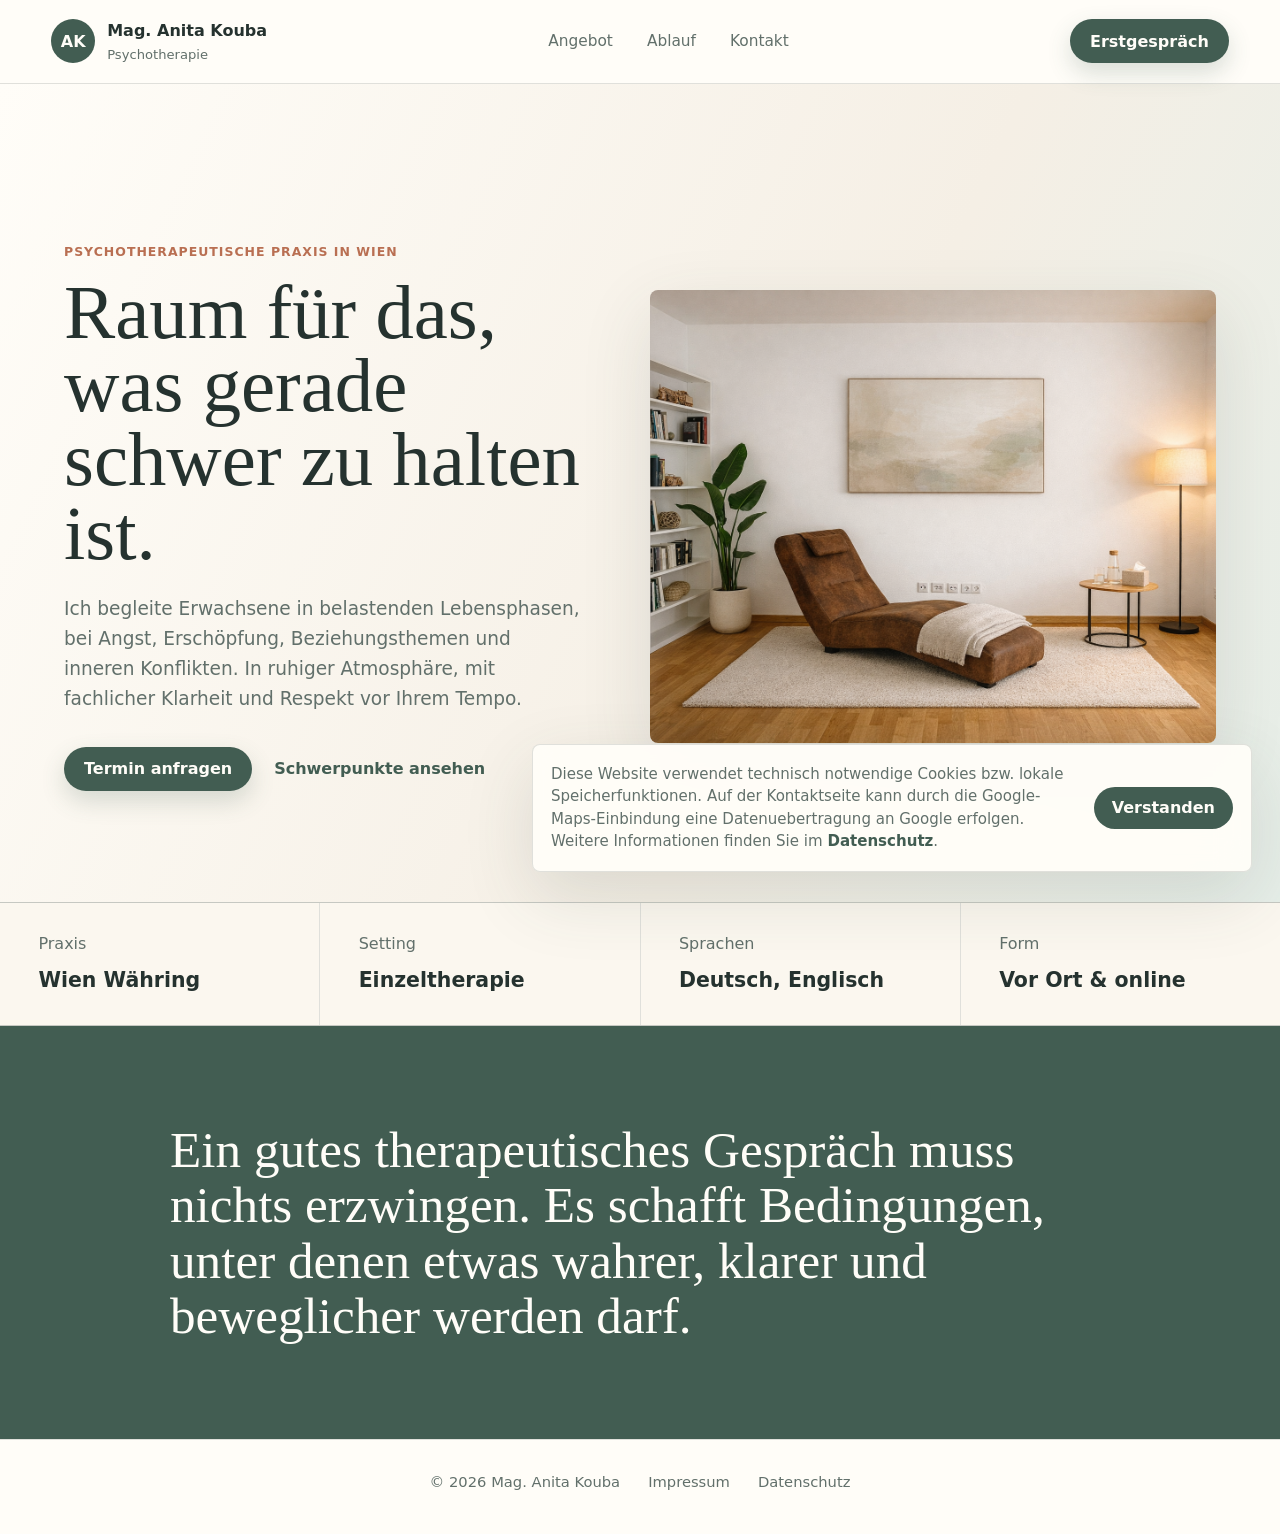
<file: index.html>
<!doctype html>
<html lang="de">
  <head>
    <meta charset="utf-8">
    <meta name="viewport" content="width=device-width, initial-scale=1">
    <title>Psychotherapie Mag. Anita Kouba | Wien</title>
    <meta name="description" content="Psychotherapeutische Praxis fuer Erwachsene in Wien. Ein sicherer Raum fuer Klaerung, Stabilisierung und persoenliche Entwicklung.">
    <link rel="icon" href="assets/favicon.svg" type="image/svg+xml">
    <link rel="stylesheet" href="styles.css">
  </head>
  <body>
    <header class="site-header" aria-label="Hauptnavigation">
      <a class="brand" href="index.html" aria-label="Startseite">
        <span class="brand-mark" aria-hidden="true">AK</span>
        <span>
          <strong>Mag. Anita Kouba</strong>
          <small>Psychotherapie</small>
        </span>
      </a>
      <nav class="main-nav" aria-label="Seitennavigation">
        <a href="angebot.html">Angebot</a>
        <a href="ablauf.html">Ablauf</a>
        <a href="kontakt.html">Kontakt</a>
      </nav>
      <a class="header-action" href="kontakt.html">Erstgespräch</a>
    </header>

    <main id="start">
      <section class="hero">
        <div class="hero-copy">
          <p class="eyebrow">Psychotherapeutische Praxis in Wien</p>
          <h1>Raum für das, was gerade schwer zu halten ist.</h1>
          <p class="lead">Ich begleite Erwachsene in belastenden Lebensphasen, bei Angst, Erschöpfung, Beziehungsthemen und inneren Konflikten. In ruhiger Atmosphäre, mit fachlicher Klarheit und Respekt vor Ihrem Tempo.</p>
          <div class="hero-actions">
            <a class="primary-button" href="kontakt.html">Termin anfragen</a>
            <a class="text-link" href="angebot.html">Schwerpunkte ansehen</a>
          </div>
        </div>
        <figure class="hero-media" aria-label="Ruhiger Therapieraum mit zwei Sesseln">
          <img src="assets/Praxis II.png" alt="Warmer, ruhiger Praxisraum mit zwei Sesseln, Pflanze und Tageslicht">
        </figure>
      </section>

      <section class="intro-band" aria-label="Praxisinformationen">
        <div>
          <span>Praxis</span>
          <strong>Wien Währing</strong>
        </div>
        <div>
          <span>Setting</span>
          <strong>Einzeltherapie</strong>
        </div>
        <div>
          <span>Sprachen</span>
          <strong>Deutsch, Englisch</strong>
        </div>
        <div>
          <span>Form</span>
          <strong>Vor Ort &amp; online</strong>
        </div>
      </section>

      <section class="quote-band">
        <blockquote>
          <p>Ein gutes therapeutisches Gespräch muss nichts erzwingen. Es schafft Bedingungen, unter denen etwas wahrer, klarer und beweglicher werden darf.</p>
        </blockquote>
      </section>
    </main>

    <footer class="site-footer">
      <span>&copy; 2026 Mag. Anita Kouba</span>
      <a href="impressum.html">Impressum</a>
      <a href="datenschutz.html">Datenschutz</a>
    </footer>
    <script src="cookie-banner.js"></script>
  </body>
</html>
</file>
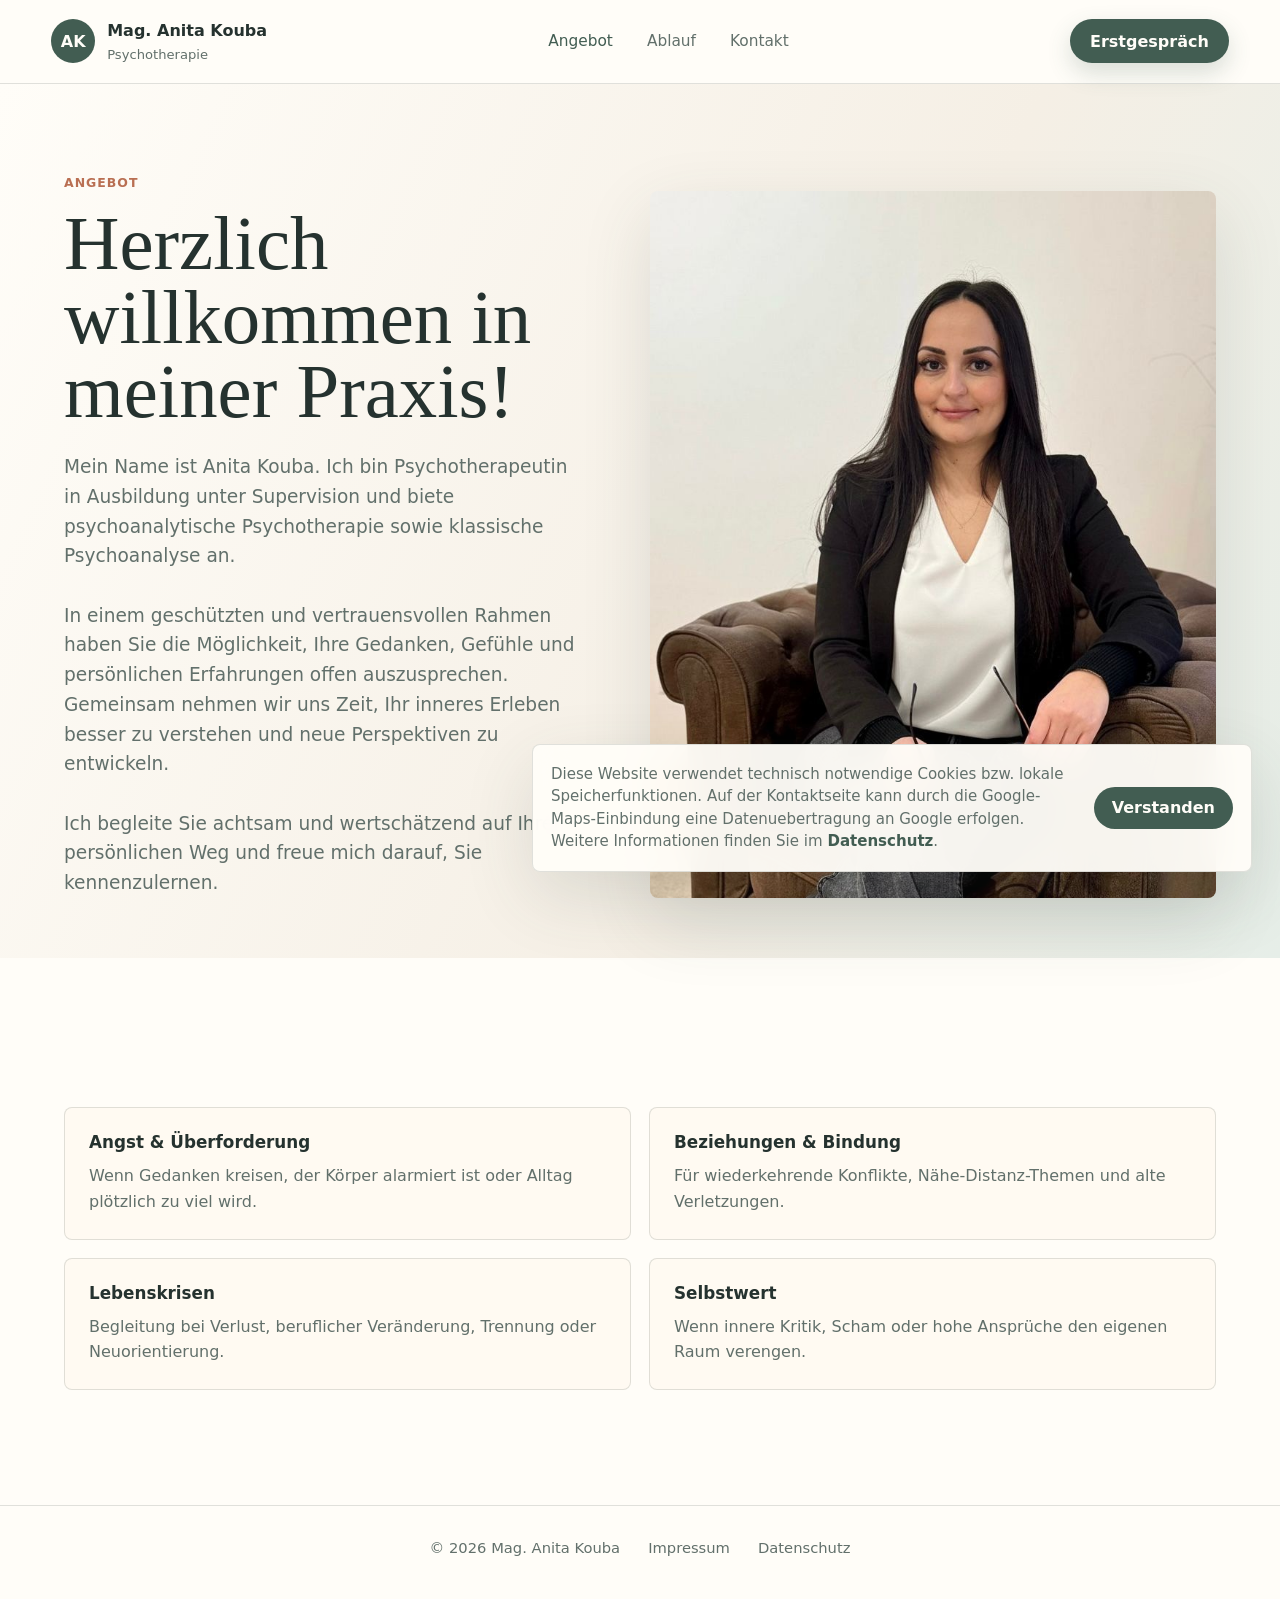
<file: angebot.html>
<!doctype html>
<html lang="de">
  <head>
    <meta charset="utf-8">
    <meta name="viewport" content="width=device-width, initial-scale=1">
    <title>Angebot | Psychotherapie Mag. Anita Kouba</title>
    <meta name="description" content="Therapeutische Schwerpunkte der Praxis Mag. Anita Kouba in Wien.">
    <link rel="icon" href="assets/favicon.svg" type="image/svg+xml">
    <link rel="stylesheet" href="styles.css">
  </head>
  <body>
    <header class="site-header" aria-label="Hauptnavigation">
      <a class="brand" href="index.html" aria-label="Startseite">
        <span class="brand-mark" aria-hidden="true">AK</span>
        <span>
          <strong>Mag. Anita Kouba</strong>
          <small>Psychotherapie</small>
        </span>
      </a>
      <nav class="main-nav" aria-label="Seitennavigation">
        <a href="angebot.html" aria-current="page">Angebot</a>
        <a href="ablauf.html">Ablauf</a>
        <a href="kontakt.html">Kontakt</a>
      </nav>
      <a class="header-action" href="kontakt.html">Erstgespräch</a>
    </header>

    <main>
      <section class="hero">
        <div class="hero-copy">
          <p class="eyebrow">Angebot</p>
          <h1>Herzlich willkommen in meiner Praxis!</h1>
          <p class="lead">
            Mein Name ist Anita Kouba. Ich bin Psychotherapeutin in Ausbildung unter Supervision und biete psychoanalytische Psychotherapie sowie klassische Psychoanalyse an.<br><br>
In einem geschützten und vertrauensvollen Rahmen haben Sie die Möglichkeit, Ihre Gedanken, Gefühle und persönlichen Erfahrungen offen auszusprechen. Gemeinsam nehmen wir uns Zeit, Ihr inneres Erleben besser zu verstehen und neue Perspektiven zu entwickeln.<br><br>
Ich begleite Sie achtsam und wertschätzend auf Ihrem persönlichen Weg und freue mich darauf, Sie kennenzulernen.
</p>
        </div>
        <figure class="hero-media offer-portrait" aria-label="Porträt von Mag. Anita Kouba">
          <img src="assets/Profilfoto.jpeg" alt="Mag. Anita Kouba">
        </figure>
      </section>

      <section class="content-section">
        <div class="focus-grid">
          <article>
            <h3>Angst &amp; Überforderung</h3>
            <p>Wenn Gedanken kreisen, der Körper alarmiert ist oder Alltag plötzlich zu viel wird.</p>
          </article>
          <article>
            <h3>Beziehungen &amp; Bindung</h3>
            <p>Für wiederkehrende Konflikte, Nähe-Distanz-Themen und alte Verletzungen.</p>
          </article>
          <article>
            <h3>Lebenskrisen</h3>
            <p>Begleitung bei Verlust, beruflicher Veränderung, Trennung oder Neuorientierung.</p>
          </article>
          <article>
            <h3>Selbstwert</h3>
            <p>Wenn innere Kritik, Scham oder hohe Ansprüche den eigenen Raum verengen.</p>
          </article>
        </div>
      </section>
    </main>

    <footer class="site-footer">
      <span>&copy; 2026 Mag. Anita Kouba</span>
      <a href="impressum.html">Impressum</a>
      <a href="datenschutz.html">Datenschutz</a>
    </footer>
    <script src="cookie-banner.js"></script>
  </body>
</html>
</file>
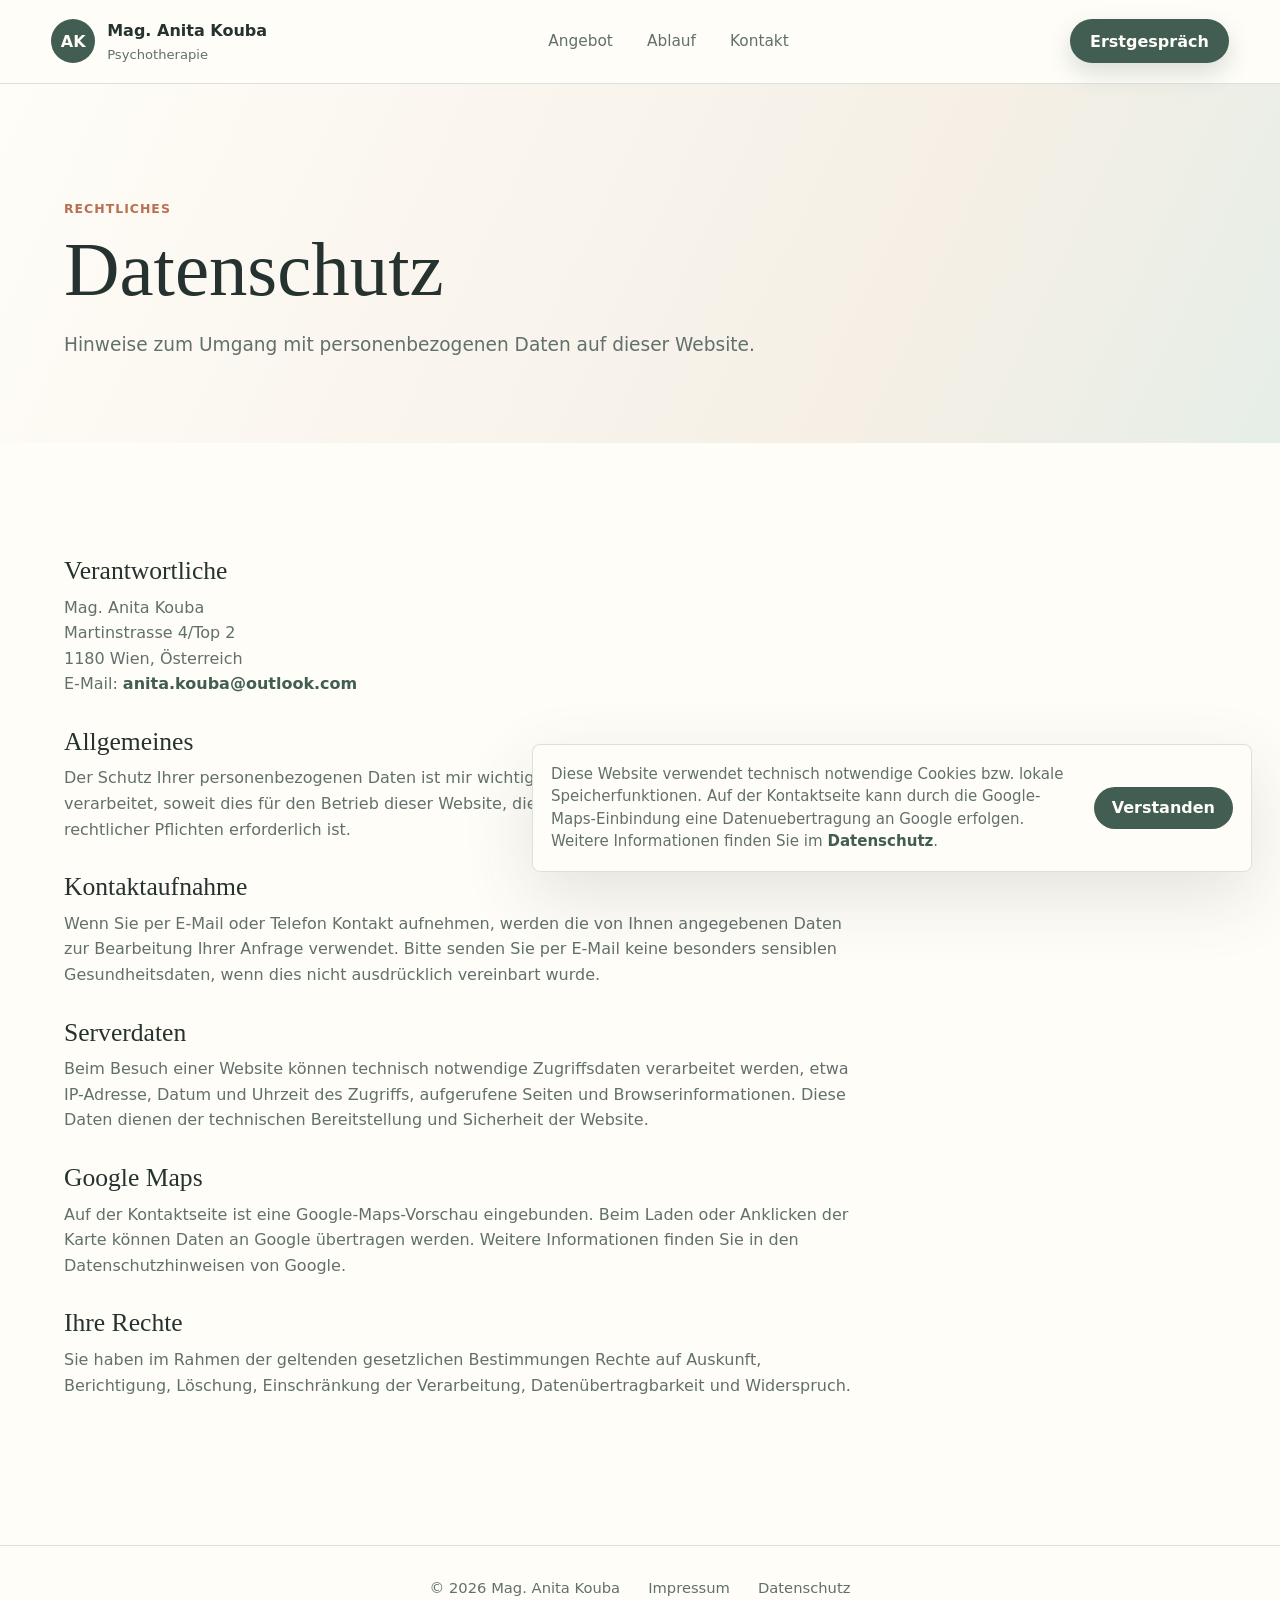
<file: datenschutz.html>
<!doctype html>
<html lang="de">
  <head>
    <meta charset="utf-8">
    <meta name="viewport" content="width=device-width, initial-scale=1">
    <title>Datenschutz | Psychotherapie Mag. Anita Kouba</title>
    <meta name="description" content="Datenschutzhinweise der psychotherapeutischen Praxis Mag. Anita Kouba in Wien.">
    <link rel="icon" href="assets/favicon.svg" type="image/svg+xml">
    <link rel="stylesheet" href="styles.css">
  </head>
  <body>
    <header class="site-header" aria-label="Hauptnavigation">
      <a class="brand" href="index.html" aria-label="Startseite">
        <span class="brand-mark" aria-hidden="true">AK</span>
        <span>
          <strong>Mag. Anita Kouba</strong>
          <small>Psychotherapie</small>
        </span>
      </a>
      <nav class="main-nav" aria-label="Seitennavigation">
        <a href="angebot.html">Angebot</a>
        <a href="ablauf.html">Ablauf</a>
        <a href="kontakt.html">Kontakt</a>
      </nav>
      <a class="header-action" href="kontakt.html">Erstgespräch</a>
    </header>

    <main>
      <section class="page-hero">
        <p class="eyebrow">Rechtliches</p>
        <h1>Datenschutz</h1>
        <p class="lead">Hinweise zum Umgang mit personenbezogenen Daten auf dieser Website.</p>
      </section>

      <section class="content-section legal-content">
        <h2>Verantwortliche</h2>
        <p>
          Mag. Anita Kouba<br>
          Martinstrasse 4/Top 2<br>
          1180 Wien, Österreich<br>
          E-Mail: <a href="mailto:anita.kouba@outlook.com">anita.kouba@outlook.com</a>
        </p>

        <h2>Allgemeines</h2>
        <p>Der Schutz Ihrer personenbezogenen Daten ist mir wichtig. Personenbezogene Daten werden nur verarbeitet, soweit dies für den Betrieb dieser Website, die Kontaktaufnahme oder die Erfüllung rechtlicher Pflichten erforderlich ist.</p>

        <h2>Kontaktaufnahme</h2>
        <p>Wenn Sie per E-Mail oder Telefon Kontakt aufnehmen, werden die von Ihnen angegebenen Daten zur Bearbeitung Ihrer Anfrage verwendet. Bitte senden Sie per E-Mail keine besonders sensiblen Gesundheitsdaten, wenn dies nicht ausdrücklich vereinbart wurde.</p>

        <h2>Serverdaten</h2>
        <p>Beim Besuch einer Website können technisch notwendige Zugriffsdaten verarbeitet werden, etwa IP-Adresse, Datum und Uhrzeit des Zugriffs, aufgerufene Seiten und Browserinformationen. Diese Daten dienen der technischen Bereitstellung und Sicherheit der Website.</p>

        <h2>Google Maps</h2>
        <p>Auf der Kontaktseite ist eine Google-Maps-Vorschau eingebunden. Beim Laden oder Anklicken der Karte können Daten an Google übertragen werden. Weitere Informationen finden Sie in den Datenschutzhinweisen von Google.</p>

        <h2>Ihre Rechte</h2>
        <p>Sie haben im Rahmen der geltenden gesetzlichen Bestimmungen Rechte auf Auskunft, Berichtigung, Löschung, Einschränkung der Verarbeitung, Datenübertragbarkeit und Widerspruch.</p>
      </section>
    </main>

    <footer class="site-footer">
      <span>&copy; 2026 Mag. Anita Kouba</span>
      <a href="impressum.html">Impressum</a>
      <a href="datenschutz.html" aria-current="page">Datenschutz</a>
    </footer>
    <script src="cookie-banner.js"></script>
  </body>
</html>
</file>
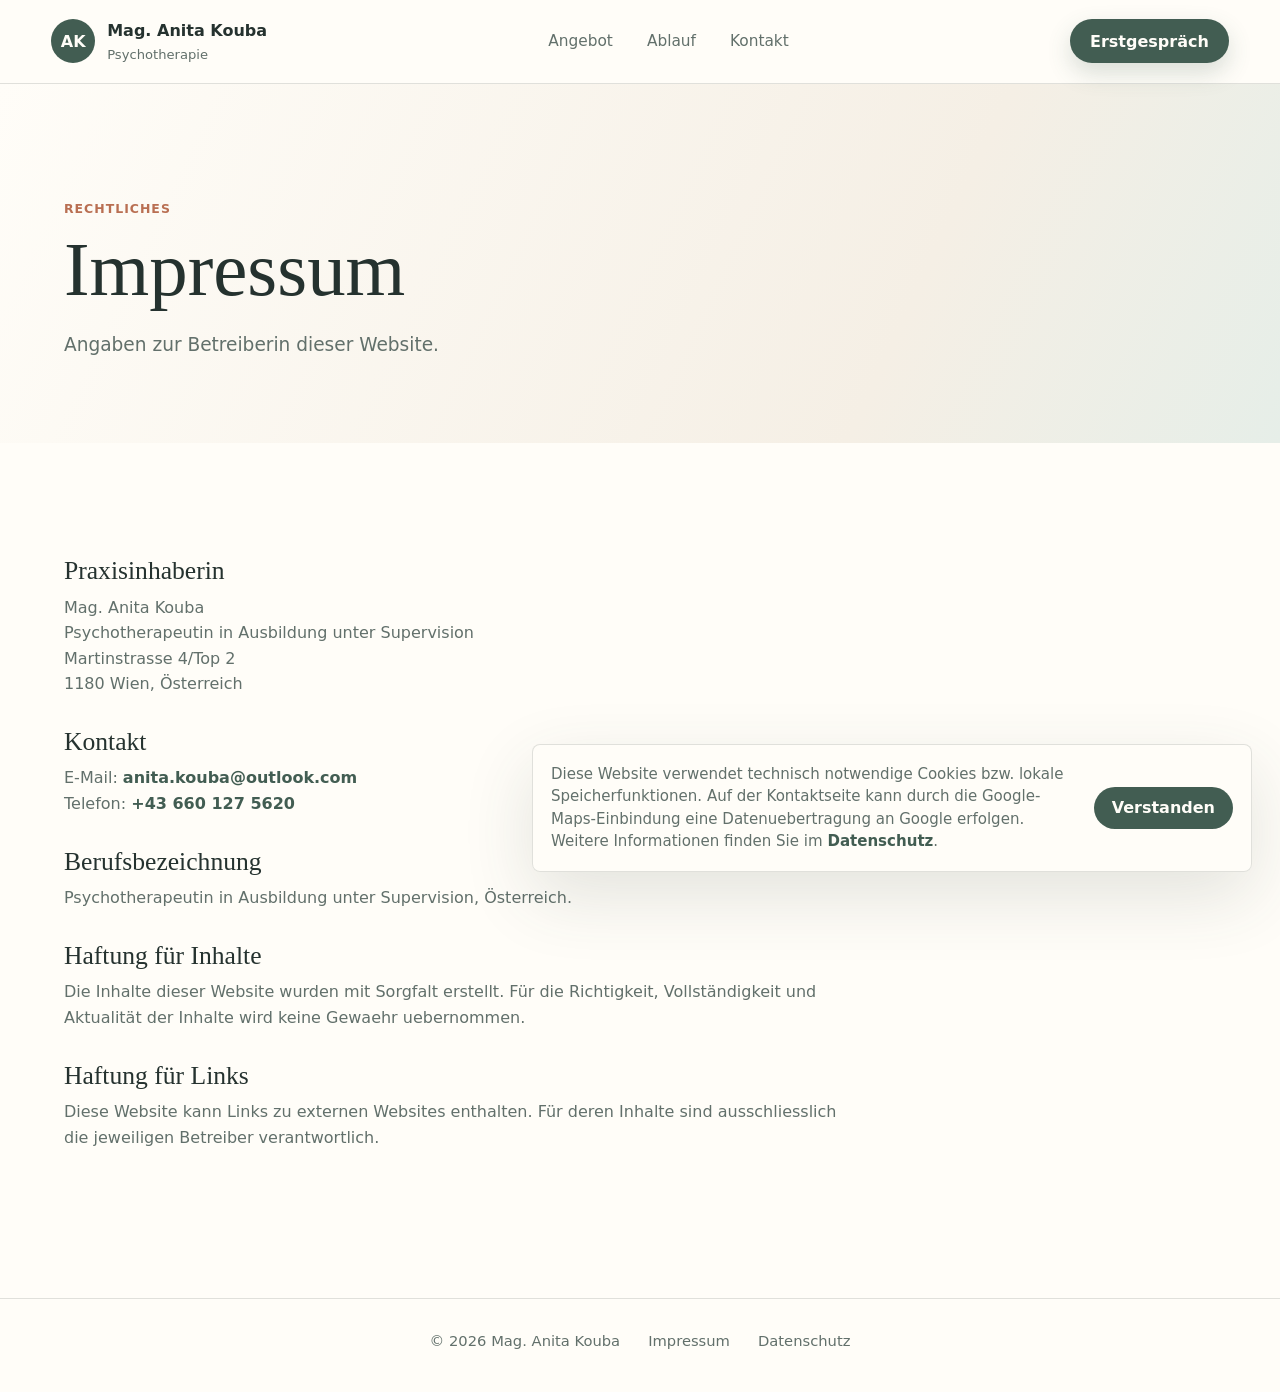
<file: impressum.html>
<!doctype html>
<html lang="de">
  <head>
    <meta charset="utf-8">
    <meta name="viewport" content="width=device-width, initial-scale=1">
    <title>Impressum | Psychotherapie Mag. Anita Kouba</title>
    <meta name="description" content="Impressum der psychotherapeutischen Praxis Mag. Anita Kouba in Wien.">
    <link rel="icon" href="assets/favicon.svg" type="image/svg+xml">
    <link rel="stylesheet" href="styles.css">
  </head>
  <body>
    <header class="site-header" aria-label="Hauptnavigation">
      <a class="brand" href="index.html" aria-label="Startseite">
        <span class="brand-mark" aria-hidden="true">AK</span>
        <span>
          <strong>Mag. Anita Kouba</strong>
          <small>Psychotherapie</small>
        </span>
      </a>
      <nav class="main-nav" aria-label="Seitennavigation">
        <a href="angebot.html">Angebot</a>
        <a href="ablauf.html">Ablauf</a>
        <a href="kontakt.html">Kontakt</a>
      </nav>
      <a class="header-action" href="kontakt.html">Erstgespräch</a>
    </header>

    <main>
      <section class="page-hero">
        <p class="eyebrow">Rechtliches</p>
        <h1>Impressum</h1>
        <p class="lead">Angaben zur Betreiberin dieser Website.</p>
      </section>

      <section class="content-section legal-content">
        <h2>Praxisinhaberin</h2>
        <p>
          Mag. Anita Kouba<br>
          Psychotherapeutin in Ausbildung unter Supervision<br>
          Martinstrasse 4/Top 2<br>
          1180 Wien, Österreich
        </p>

        <h2>Kontakt</h2>
        <p>
          E-Mail: <a href="mailto:anita.kouba@outlook.com">anita.kouba@outlook.com</a><br>
          Telefon: <a href="tel:+436601275620">+43 660 127 5620</a>
        </p>

        <h2>Berufsbezeichnung</h2>
        <p>Psychotherapeutin in Ausbildung unter Supervision, Österreich.</p>

        <h2>Haftung für Inhalte</h2>
        <p>Die Inhalte dieser Website wurden mit Sorgfalt erstellt. Für die Richtigkeit, Vollständigkeit und Aktualität der Inhalte wird keine Gewaehr uebernommen.</p>

        <h2>Haftung für Links</h2>
        <p>Diese Website kann Links zu externen Websites enthalten. Für deren Inhalte sind ausschliesslich die jeweiligen Betreiber verantwortlich.</p>
      </section>
    </main>

    <footer class="site-footer">
      <span>&copy; 2026 Mag. Anita Kouba</span>
      <a href="impressum.html" aria-current="page">Impressum</a>
      <a href="datenschutz.html">Datenschutz</a>
    </footer>
    <script src="cookie-banner.js"></script>
  </body>
</html>
</file>
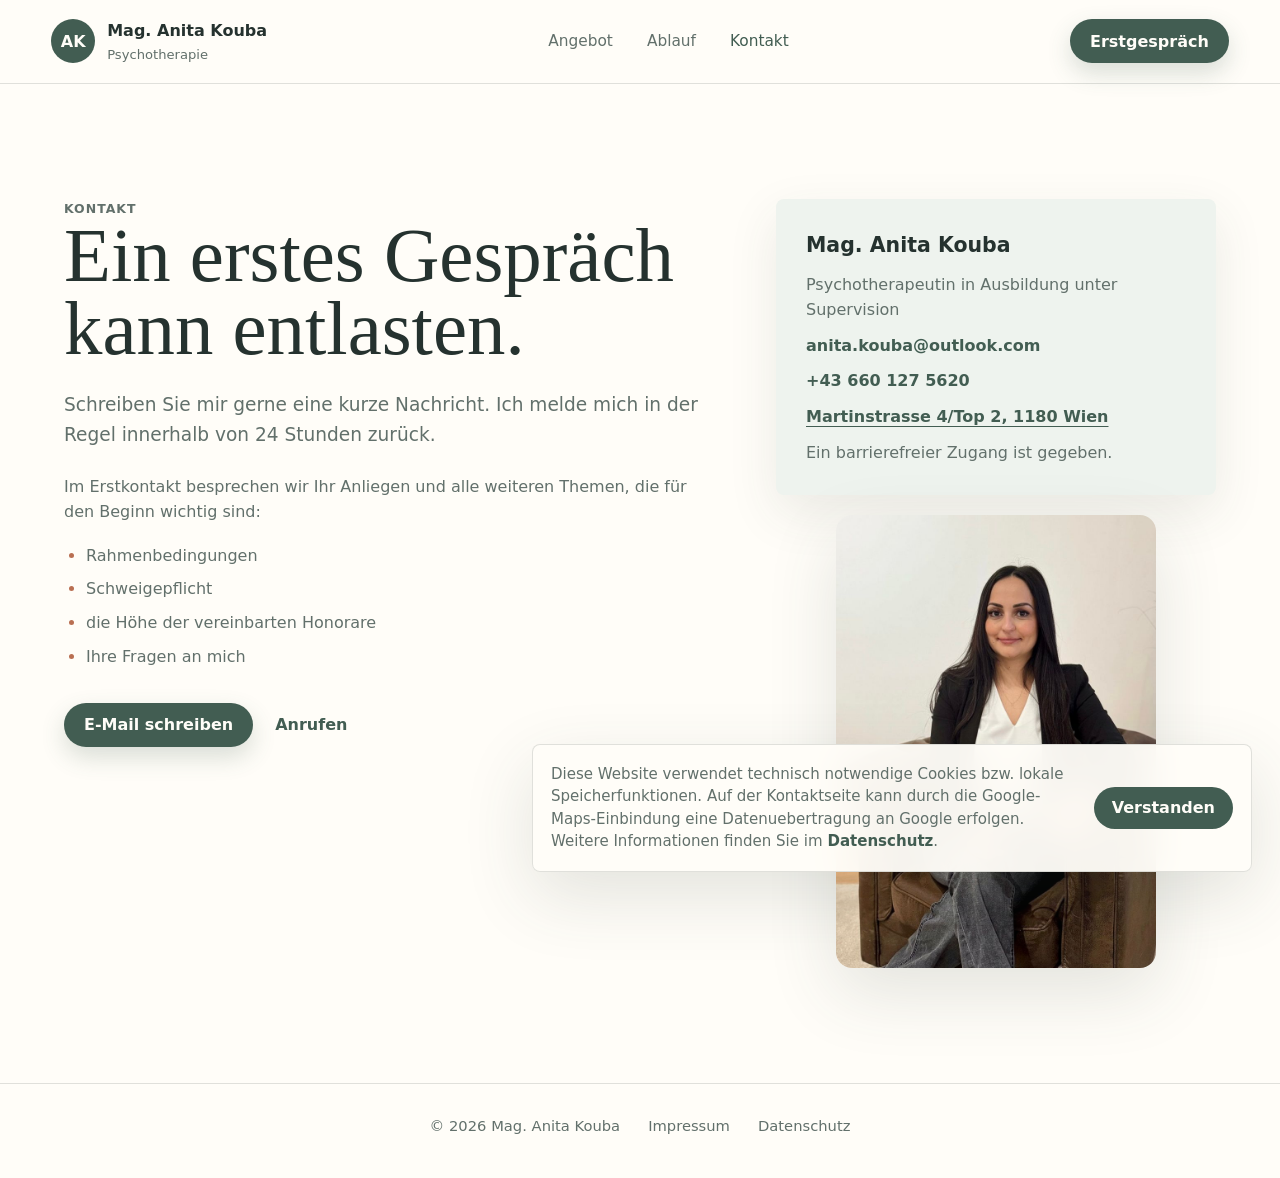
<file: kontakt.html>
<!doctype html>
<html lang="de">
  <head>
    <meta charset="utf-8">
    <meta name="viewport" content="width=device-width, initial-scale=1">
    <title>Kontakt | Psychotherapie Mag. Anita Kouba</title>
    <meta name="description" content="Kontakt zur psychotherapeutischen Praxis Mag. Anita Kouba in Wien.">
    <link rel="icon" href="assets/favicon.svg" type="image/svg+xml">
    <link rel="stylesheet" href="styles.css">
  </head>
  <body>
    <header class="site-header" aria-label="Hauptnavigation">
      <a class="brand" href="index.html" aria-label="Startseite">
        <span class="brand-mark" aria-hidden="true">AK</span>
        <span>
          <strong>Mag. Anita Kouba</strong>
          <small>Psychotherapie</small>
        </span>
      </a>
      <nav class="main-nav" aria-label="Seitennavigation">
        <a href="angebot.html">Angebot</a>
        <a href="ablauf.html">Ablauf</a>
        <a href="kontakt.html" aria-current="page">Kontakt</a>
      </nav>
      <a class="header-action" href="kontakt.html">Erstgespräch</a>
    </header>

    <main>
      <section class="contact-section">
        <div class="contact-copy">
          <p class="eyebrow">Kontakt</p>
          <h1>Ein erstes Gespräch kann entlasten.</h1>
          <p class="lead">Schreiben Sie mir gerne eine kurze Nachricht. Ich melde mich in der Regel innerhalb von 24 Stunden zurück.</p>
          <p>Im Erstkontakt besprechen wir Ihr Anliegen und alle weiteren Themen, die für den Beginn wichtig sind:</p>
          <ul class="contact-topics">
            <li>Rahmenbedingungen</li>
            <li>Schweigepflicht</li>
            <li>die Höhe der vereinbarten Honorare</li>
            <li>Ihre Fragen an mich</li>
          </ul>
          <div class="hero-actions">
            <a class="primary-button" href="mailto:anita.kouba@outlook.com">E-Mail schreiben</a>
            <a class="text-link" href="tel:+436601275620">Anrufen</a>
          </div>
        </div>
        <div class="contact-aside">
          <address class="contact-panel">
            <strong>Mag. Anita Kouba</strong>
            <span>Psychotherapeutin in Ausbildung unter Supervision</span>
            <a href="mailto:anita.kouba@outlook.com">anita.kouba@outlook.com</a>
            <a href="tel:+436601275620">+43 660 127 5620</a>
            <span class="map-hover">
              <a
                class="map-link"
                href="https://www.google.com/maps/search/?api=1&query=Martinstrasse%204%2FTop%202%2C%201180%20Wien"
                target="_blank"
                rel="noopener noreferrer"
                aria-describedby="maps-preview"
              >
                Martinstrasse 4/Top 2, 1180 Wien
              </a>
              <span class="map-preview" id="maps-preview" aria-hidden="true">
                <iframe
                  title="Google Maps Vorschau Martinstrasse 4 Top 2 Wien"
                  src="https://www.google.com/maps?q=Martinstrasse%204%2FTop%202%2C%201180%20Wien&output=embed"
                  loading="lazy"
                  referrerpolicy="no-referrer-when-downgrade"
                ></iframe>
              </span>
            </span>
            <span>Ein barrierefreier Zugang ist gegeben.</span>
          </address>
          <figure class="contact-photo" aria-label="Porträtfoto von Mag. Anita Kouba">
            <img src="assets/Profilfoto.jpeg" alt="Porträtfoto von Mag. Anita Kouba">
          </figure>
        </div>
      </section>
    </main>

    <footer class="site-footer">
      <span>&copy; 2026 Mag. Anita Kouba</span>
      <a href="impressum.html">Impressum</a>
      <a href="datenschutz.html">Datenschutz</a>
    </footer>
    <script src="cookie-banner.js"></script>
  </body>
</html>
</file>
<file: styles.css>
:root {
  color-scheme: light;
  --ink: #25322f;
  --muted: #62706b;
  --soft: #f4f0e9;
  --paper: #fffdf8;
  --sage: #6d8478;
  --moss: #425d52;
  --clay: #b96f52;
  --line: rgba(37, 50, 47, 0.14);
  --shadow: 0 24px 70px rgba(54, 68, 63, 0.14);
}

* {
  box-sizing: border-box;
}

html {
  scroll-behavior: smooth;
}

body {
  margin: 0;
  font-family: Inter, ui-sans-serif, system-ui, -apple-system, BlinkMacSystemFont, "Segoe UI", sans-serif;
  background: var(--paper);
  color: var(--ink);
  line-height: 1.6;
}

a {
  color: inherit;
  text-decoration: none;
}

img {
  display: block;
  width: 100%;
}

.site-header {
  position: sticky;
  top: 0;
  z-index: 20;
  display: flex;
  align-items: center;
  justify-content: space-between;
  gap: 24px;
  padding: 18px clamp(18px, 4vw, 56px);
  background: rgba(255, 253, 248, 0.9);
  border-bottom: 1px solid var(--line);
  backdrop-filter: blur(18px);
}

.brand {
  display: inline-flex;
  align-items: center;
  gap: 12px;
  min-width: 210px;
}

.brand-mark {
  display: grid;
  width: 44px;
  height: 44px;
  place-items: center;
  border-radius: 50%;
  background: var(--moss);
  color: #fffdf8;
  font-weight: 700;
  letter-spacing: 0;
}

.brand strong,
.brand small {
  display: block;
}

.brand small {
  color: var(--muted);
  font-size: 0.82rem;
}

.main-nav {
  display: flex;
  align-items: center;
  gap: clamp(16px, 3vw, 34px);
  color: var(--muted);
  font-size: 0.96rem;
}

.main-nav a:hover,
.main-nav a[aria-current="page"],
.text-link:hover,
.site-footer a:hover {
  color: var(--moss);
}

.header-action,
.primary-button {
  display: inline-flex;
  min-height: 44px;
  align-items: center;
  justify-content: center;
  border-radius: 999px;
  background: var(--moss);
  color: #fffdf8;
  font-weight: 700;
  padding: 0 20px;
  box-shadow: 0 10px 24px rgba(66, 93, 82, 0.2);
}

.header-action:hover,
.primary-button:hover {
  background: #314a41;
}

.hero {
  display: grid;
  grid-template-columns: minmax(0, 0.96fr) minmax(320px, 1.04fr);
  gap: clamp(28px, 5vw, 72px);
  align-items: center;
  min-height: calc(100svh - 82px);
  padding: clamp(42px, 7vw, 96px) clamp(18px, 5vw, 76px) 42px;
  background: linear-gradient(115deg, #fffdf8 0%, #f5efe5 62%, #e6eee8 100%);
}

.hero-copy {
  max-width: 700px;
}

.eyebrow {
  margin: 0 0 14px;
  color: var(--clay);
  font-size: 0.78rem;
  font-weight: 800;
  letter-spacing: 0.08em;
  text-transform: uppercase;
}

h1,
h2,
h3,
p {
  margin-top: 0;
}

h1 {
  max-width: 780px;
  margin-bottom: 24px;
  font-family: Georgia, "Times New Roman", serif;
  font-size: clamp(3rem, 6vw, 6.8rem);
  font-weight: 500;
  letter-spacing: 0;
  line-height: 0.96;
}

h2 {
  margin-bottom: 18px;
  font-family: Georgia, "Times New Roman", serif;
  font-size: clamp(2rem, 3.6vw, 4rem);
  font-weight: 500;
  letter-spacing: 0;
  line-height: 1.04;
}

h3 {
  margin-bottom: 10px;
  font-size: 1.05rem;
  letter-spacing: 0;
  line-height: 1.25;
}

.lead {
  max-width: 650px;
  color: var(--muted);
  font-size: clamp(1.08rem, 1.45vw, 1.28rem);
}

.hero-actions {
  display: flex;
  flex-wrap: wrap;
  gap: 16px 22px;
  align-items: center;
  margin-top: 34px;
}

.text-link {
  color: var(--moss);
  font-weight: 800;
}

.hero-media {
  margin: 0;
}

.page-hero .hero-media {
  max-width: min(680px, 100%);
  margin: 0 auto;
}

.page-hero .hero-media img {
  width: 100%;
  max-height: 560px;
}

.hero-media img {
  aspect-ratio: 5 / 4;
  object-fit: cover;
  object-position: center center;
  border-radius: 8px;
  box-shadow: var(--shadow);
}

.praxis-photo {
  display: flex;
  justify-content: center;
}

.praxis-photo img {
  aspect-ratio: auto;
  width: auto;
  max-width: 100%;
  height: auto;
  max-height: min(680px, 72vh);
  object-fit: contain;
  object-position: center center;
  background: #f5efe5;
}

.offer-portrait img {
  aspect-ratio: 4 / 5;
  object-position: center top;
}

.intro-band {
  display: grid;
  grid-template-columns: repeat(4, 1fr);
  gap: 1px;
  background: var(--line);
  border-top: 1px solid var(--line);
  border-bottom: 1px solid var(--line);
}

.intro-band div {
  min-height: 118px;
  padding: 28px clamp(18px, 3vw, 44px);
  background: #fbf7ef;
}

.intro-band span,
.contact-panel span {
  display: block;
  color: var(--muted);
}

.intro-band strong {
  display: block;
  margin-top: 8px;
  font-size: clamp(1.05rem, 1.6vw, 1.28rem);
}

.content-section {
  padding: clamp(58px, 9vw, 116px) clamp(18px, 5vw, 76px);
}

.page-hero {
  padding: clamp(58px, 9vw, 116px) clamp(18px, 5vw, 76px) clamp(34px, 5vw, 68px);
  background: linear-gradient(115deg, #fffdf8 0%, #f5efe5 70%, #e6eee8 100%);
}

.page-hero .lead {
  max-width: 760px;
}

.two-column {
  display: grid;
  grid-template-columns: minmax(220px, 0.68fr) minmax(0, 1.32fr);
  gap: clamp(34px, 6vw, 84px);
}

.section-copy > p {
  max-width: 760px;
  color: var(--muted);
  font-size: 1.1rem;
}

.legal-content {
  max-width: 920px;
}

.legal-content h2 {
  margin: 0 0 10px;
  font-size: clamp(1.35rem, 2vw, 2rem);
}

.legal-content p {
  margin-bottom: 32px;
  color: var(--muted);
}

.legal-content a {
  color: var(--moss);
  font-weight: 800;
}

.focus-grid {
  display: grid;
  grid-template-columns: repeat(2, minmax(0, 1fr));
  gap: 18px;
  margin-top: 34px;
}

.focus-grid article,
.steps article {
  border: 1px solid var(--line);
  border-radius: 8px;
  background: #fffaf2;
  padding: 24px;
}

.focus-grid p,
.steps p,
.contact-copy p {
  margin-bottom: 0;
  color: var(--muted);
}

.quote-band {
  padding: clamp(58px, 8vw, 96px) clamp(18px, 5vw, 76px);
  background: var(--moss);
  color: #fffdf8;
}

.quote-band blockquote {
  max-width: 940px;
  margin: 0 auto;
}

.quote-band p {
  margin-bottom: 0;
  font-family: Georgia, "Times New Roman", serif;
  font-size: clamp(1.9rem, 4vw, 4.3rem);
  line-height: 1.08;
}

.process {
  background: var(--soft);
}

.section-heading {
  max-width: 820px;
  margin-bottom: 34px;
}

.steps {
  display: grid;
  grid-template-columns: repeat(3, minmax(0, 1fr));
  gap: 18px;
}

.steps span {
  display: inline-block;
  margin-bottom: 32px;
  color: var(--clay);
  font-weight: 900;
}

.contact-section {
  display: grid;
  grid-template-columns: minmax(0, 1fr) minmax(280px, 440px);
  gap: clamp(28px, 6vw, 82px);
  align-items: start;
  padding: clamp(58px, 9vw, 116px) clamp(18px, 5vw, 76px);
}

.contact-copy {
  max-width: 720px;
}

.contact-copy > p:not(.eyebrow):not(.lead) {
  max-width: 650px;
  margin: 24px 0 0;
  color: var(--muted);
}

.contact-topics {
  display: grid;
  gap: 8px;
  margin: 18px 0 0;
  padding-left: 22px;
  color: var(--muted);
}

.contact-topics li::marker {
  color: var(--clay);
}

.contact-panel {
  display: grid;
  gap: 10px;
  margin: 0;
  border-radius: 8px;
  background: #eef3ee;
  padding: 30px;
  box-shadow: 0 18px 50px rgba(54, 68, 63, 0.1);
  font-style: normal;
}

.contact-aside {
  display: grid;
  gap: 20px;
  justify-items: center;
}

.contact-photo {
  margin: 0;
  max-width: 320px;
}

.contact-aside .contact-panel {
  width: 100%;
}

.contact-photo img {
  width: 100%;
  height: auto;
  border-radius: 16px;
  box-shadow: var(--shadow);
}

.contact-panel strong {
  font-size: 1.28rem;
}

.contact-panel a {
  color: var(--moss);
  font-weight: 800;
  overflow-wrap: anywhere;
}

.map-hover {
  position: relative;
}

.map-link {
  text-decoration: underline;
  text-decoration-thickness: 1px;
  text-underline-offset: 4px;
}

.map-preview {
  position: absolute;
  right: 0;
  bottom: calc(100% + 12px);
  z-index: 30;
  display: block;
  width: min(360px, 78vw);
  aspect-ratio: 4 / 3;
  overflow: hidden;
  border: 1px solid var(--line);
  border-radius: 8px;
  background: #eef3ee;
  box-shadow: var(--shadow);
  opacity: 0;
  pointer-events: none;
  transform: translateY(8px);
  transition: opacity 160ms ease, transform 160ms ease;
}

.map-preview iframe {
  width: 100%;
  height: 100%;
  border: 0;
}

.map-hover:hover .map-preview,
.map-hover:focus-within .map-preview {
  opacity: 1;
  transform: translateY(0);
}

.site-footer {
  display: flex;
  flex-wrap: wrap;
  gap: 16px 28px;
  justify-content: center;
  padding: 30px 18px 40px;
  border-top: 1px solid var(--line);
  color: var(--muted);
  font-size: 0.92rem;
}

.cookie-banner {
  position: fixed;
  right: clamp(14px, 3vw, 28px);
  bottom: clamp(14px, 3vw, 28px);
  z-index: 100;
  display: grid;
  grid-template-columns: minmax(0, 1fr) auto;
  gap: 16px;
  align-items: center;
  width: min(720px, calc(100vw - 28px));
  padding: 18px;
  border: 1px solid var(--line);
  border-radius: 8px;
  background: rgba(255, 253, 248, 0.96);
  box-shadow: var(--shadow);
  backdrop-filter: blur(16px);
}

.cookie-banner p {
  margin: 0;
  color: var(--muted);
  font-size: 0.94rem;
  line-height: 1.5;
}

.cookie-banner a {
  color: var(--moss);
  font-weight: 800;
}

.cookie-banner button {
  min-height: 42px;
  border: 0;
  border-radius: 999px;
  background: var(--moss);
  color: #fffdf8;
  cursor: pointer;
  font: inherit;
  font-weight: 800;
  padding: 0 18px;
}

.cookie-banner button:hover {
  background: #314a41;
}

@media (max-width: 860px) {
  .site-header {
    align-items: flex-start;
    flex-wrap: wrap;
  }

  .main-nav {
    order: 3;
    width: 100%;
    justify-content: space-between;
  }

  .hero,
  .two-column,
  .contact-section {
    grid-template-columns: 1fr;
  }

  .hero {
    min-height: auto;
  }

  .hero-media {
    order: -1;
  }

  .intro-band,
  .focus-grid,
  .steps {
    grid-template-columns: 1fr 1fr;
  }
}

@media (max-width: 560px) {
  .site-header {
    padding: 14px 16px;
  }

  .brand {
    min-width: 0;
  }

  .header-action {
    width: 100%;
  }

  .main-nav {
    gap: 12px;
    font-size: 0.9rem;
  }

  .hero {
    padding: 24px 16px 34px;
  }

  h1 {
    font-size: clamp(2.55rem, 16vw, 4rem);
  }

  .intro-band,
  .focus-grid,
  .steps {
    grid-template-columns: 1fr;
  }

  .content-section,
  .page-hero,
  .contact-section,
  .quote-band {
    padding-left: 16px;
    padding-right: 16px;
  }

  .cookie-banner {
    grid-template-columns: 1fr;
  }

  .cookie-banner button {
    width: 100%;
  }
}
</file>
